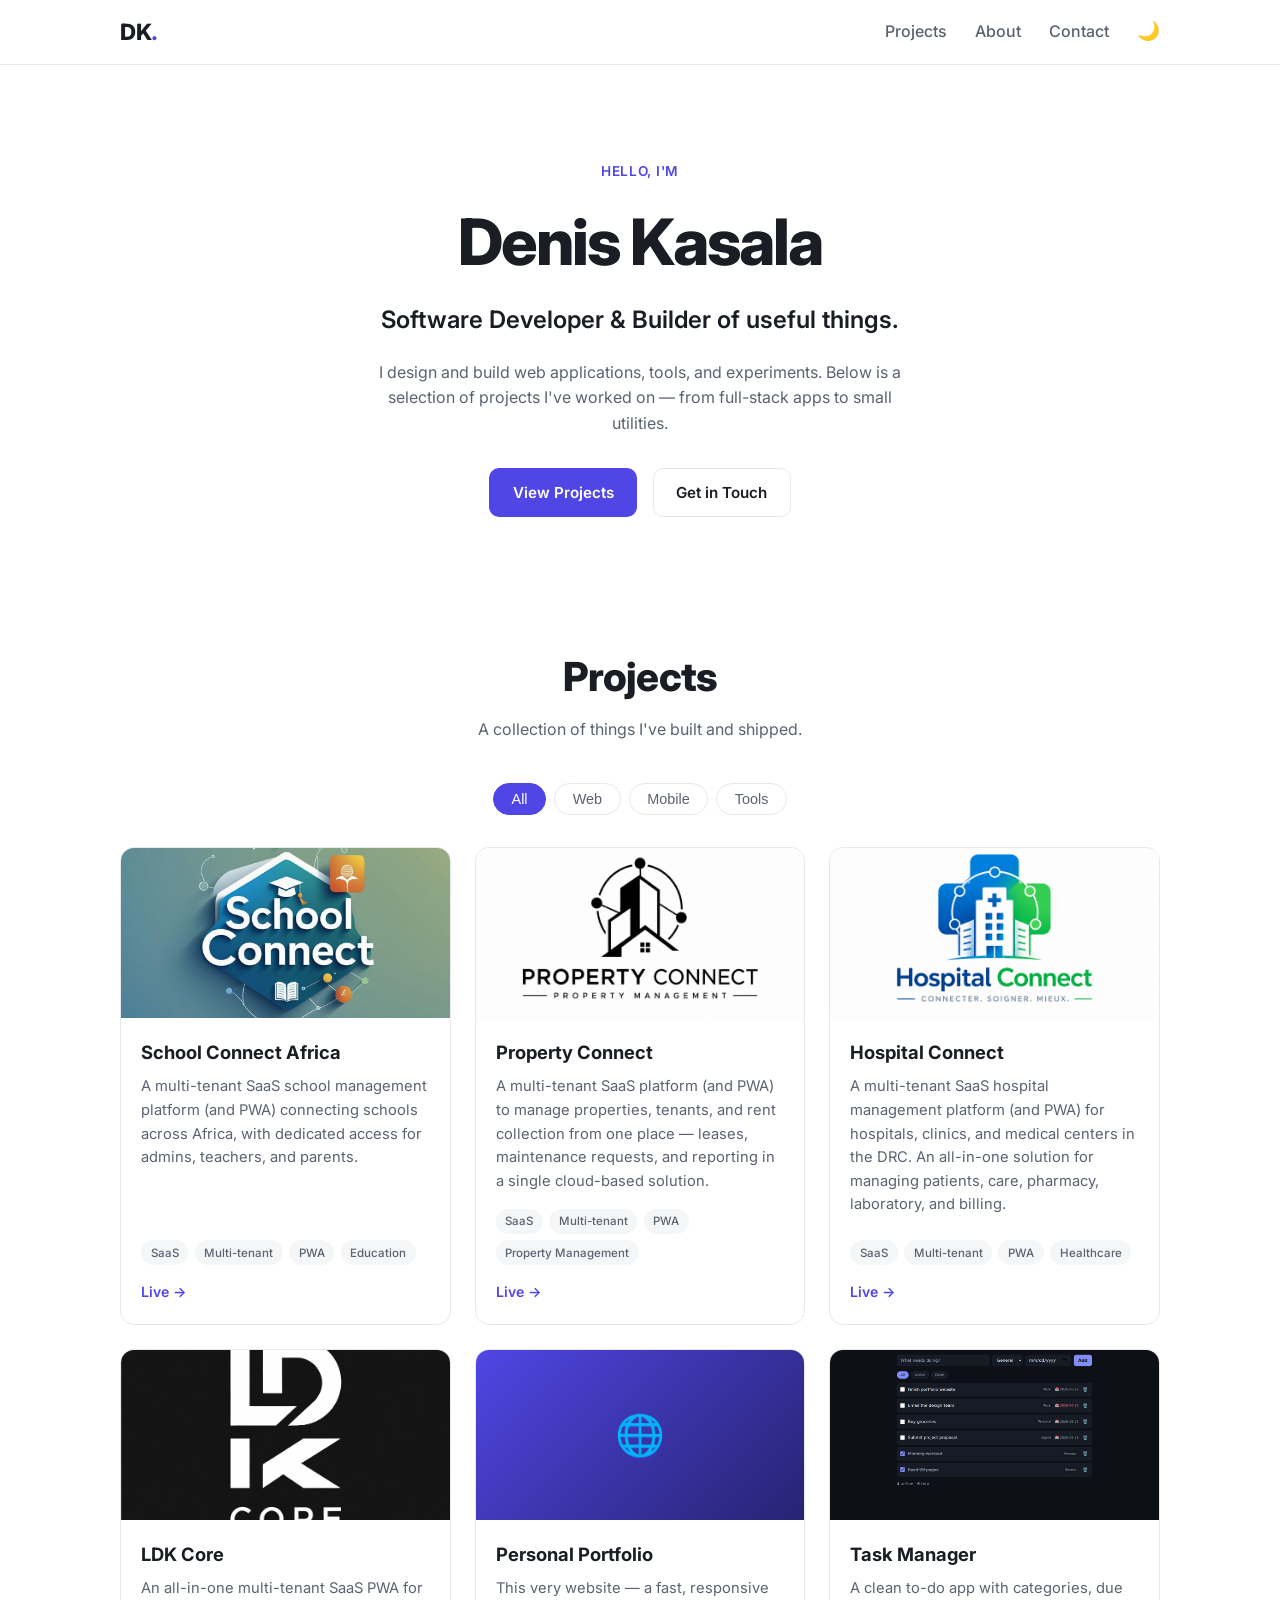
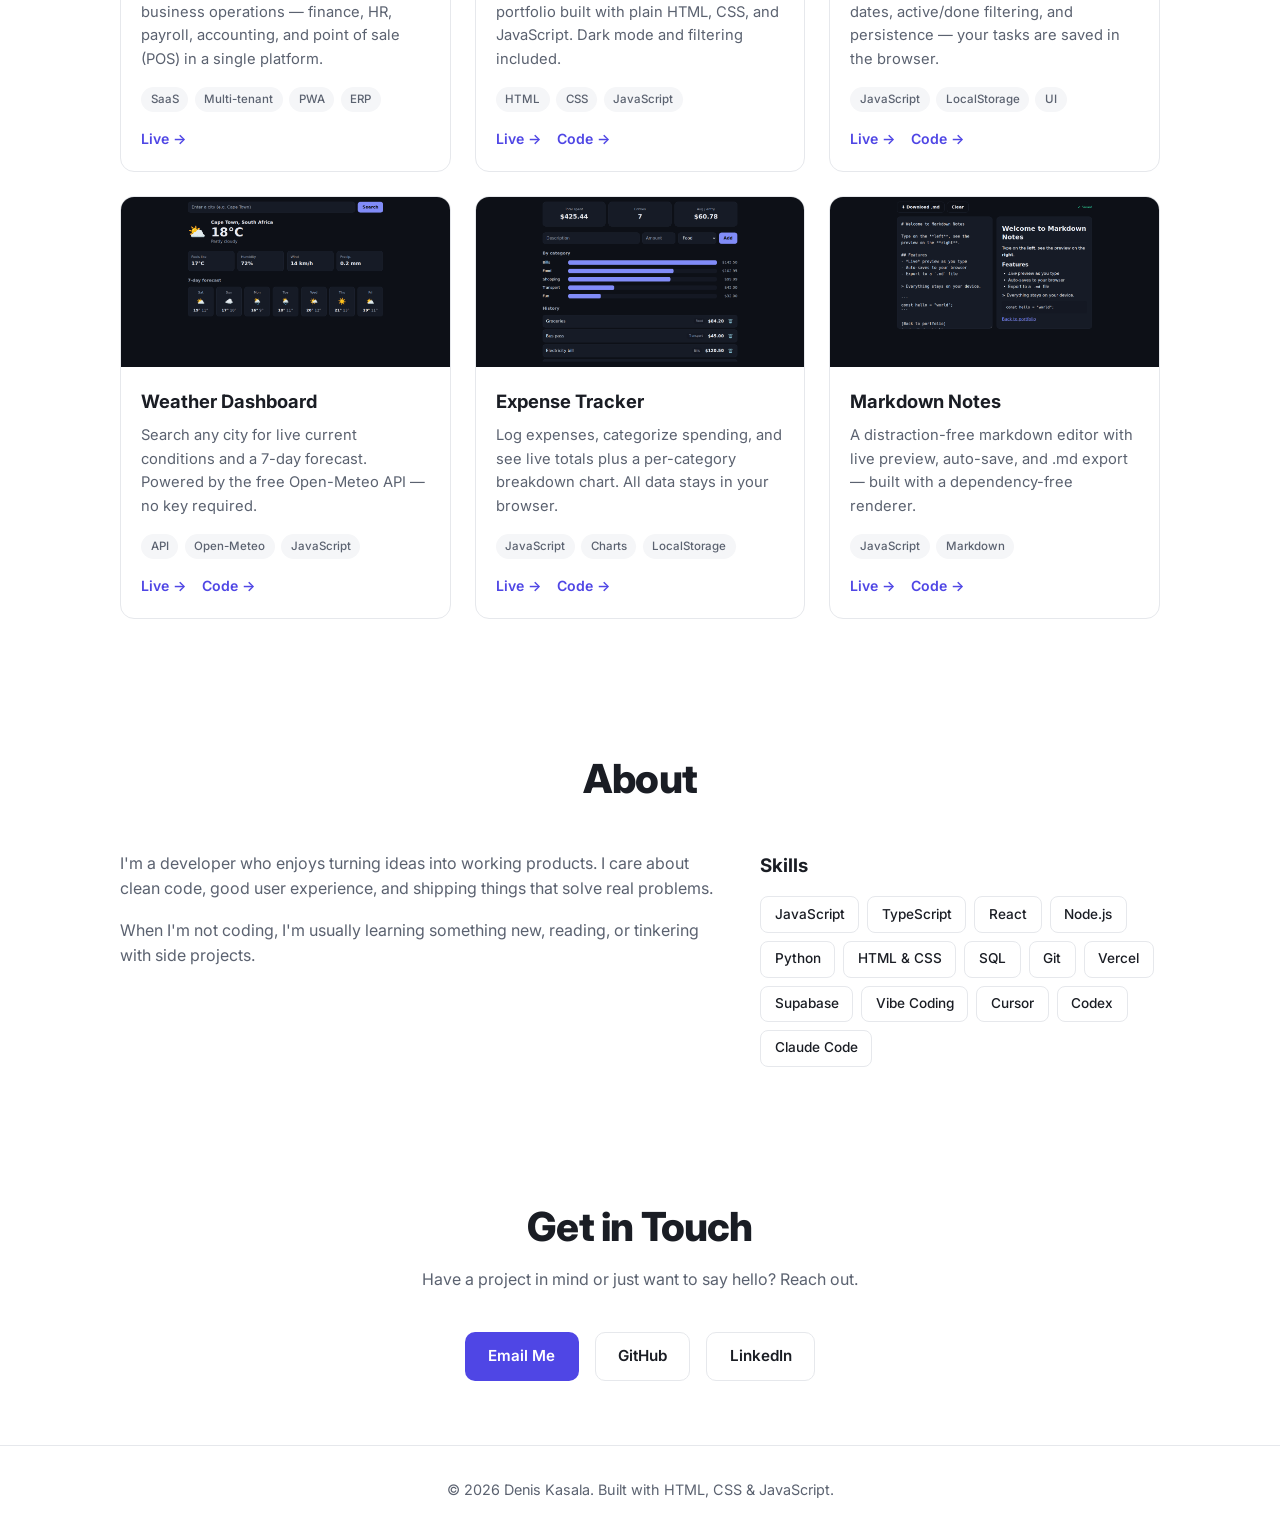
<file: index.html>
<!DOCTYPE html>
<html lang="en">
<head>
  <meta charset="UTF-8" />
  <meta name="viewport" content="width=device-width, initial-scale=1.0" />
  <meta name="description" content="Portfolio of Denis Kasala — projects, skills, and contact." />
  <title>Denis Kasala — Portfolio</title>
  <link rel="icon" type="image/svg+xml" href="assets/favicon.svg" />
  <link rel="preconnect" href="https://fonts.googleapis.com" />
  <link rel="preconnect" href="https://fonts.gstatic.com" crossorigin />
  <link href="https://fonts.googleapis.com/css2?family=Inter:wght@400;500;600;700;800&display=swap" rel="stylesheet" />
  <link rel="stylesheet" href="styles.css" />
</head>
<body>
  <header class="site-header">
    <nav class="nav container">
      <a href="#top" class="brand">DK<span>.</span></a>
      <button class="nav-toggle" aria-label="Toggle navigation" aria-expanded="false">
        <span></span><span></span><span></span>
      </button>
      <ul class="nav-links">
        <li><a href="#projects">Projects</a></li>
        <li><a href="#about">About</a></li>
        <li><a href="#contact">Contact</a></li>
        <li><button id="theme-toggle" class="theme-toggle" aria-label="Toggle dark mode">🌙</button></li>
      </ul>
    </nav>
  </header>

  <main id="top">
    <!-- Hero -->
    <section class="hero container">
      <p class="eyebrow">Hello, I'm</p>
      <h1 class="hero-title">Denis Kasala</h1>
      <p class="hero-subtitle">Software Developer &amp; Builder of useful things.</p>
      <p class="hero-text">
        I design and build web applications, tools, and experiments. Below is a
        selection of projects I've worked on — from full-stack apps to small
        utilities.
      </p>
      <div class="hero-actions">
        <a href="#projects" class="btn btn-primary">View Projects</a>
        <a href="#contact" class="btn btn-ghost">Get in Touch</a>
      </div>
    </section>

    <!-- Projects -->
    <section id="projects" class="section container">
      <div class="section-head">
        <h2>Projects</h2>
        <p>A collection of things I've built and shipped.</p>
      </div>

      <div class="filters" id="filters">
        <button class="filter active" data-filter="all">All</button>
        <button class="filter" data-filter="web">Web</button>
        <button class="filter" data-filter="mobile">Mobile</button>
        <button class="filter" data-filter="tool">Tools</button>
      </div>

      <div class="projects-grid" id="projects-grid">
        <!-- Cards injected by script.js -->
      </div>
    </section>

    <!-- About -->
    <section id="about" class="section container about">
      <div class="section-head">
        <h2>About</h2>
      </div>
      <div class="about-grid">
        <div class="about-text">
          <p>
            I'm a developer who enjoys turning ideas into working products. I
            care about clean code, good user experience, and shipping things
            that solve real problems.
          </p>
          <p>
            When I'm not coding, I'm usually learning something new, reading, or
            tinkering with side projects.
          </p>
        </div>
        <div class="skills">
          <h3>Skills</h3>
          <ul class="skill-tags">
            <li>JavaScript</li>
            <li>TypeScript</li>
            <li>React</li>
            <li>Node.js</li>
            <li>Python</li>
            <li>HTML &amp; CSS</li>
            <li>SQL</li>
            <li>Git</li>
            <li>Vercel</li>
            <li>Supabase</li>
            <li>Vibe Coding</li>
            <li>Cursor</li>
            <li>Codex</li>
            <li>Claude Code</li>
          </ul>
        </div>
      </div>
    </section>

    <!-- Contact -->
    <section id="contact" class="section container contact">
      <div class="section-head">
        <h2>Get in Touch</h2>
        <p>Have a project in mind or just want to say hello? Reach out.</p>
      </div>
      <div class="contact-links">
        <a href="mailto:deniskasala17@gmail.com" class="btn btn-primary">Email Me</a>
        <a href="https://github.com/TDKasala" target="_blank" rel="noopener" class="btn btn-ghost">GitHub</a>
        <a href="https://www.linkedin.com/in/denis-kasala" target="_blank" rel="noopener" class="btn btn-ghost">LinkedIn</a>
      </div>
    </section>
  </main>

  <footer class="site-footer">
    <div class="container">
      <p>&copy; <span id="year"></span> Denis Kasala. Built with HTML, CSS &amp; JavaScript.</p>
    </div>
  </footer>

  <script src="projects.js"></script>
  <script src="script.js"></script>
</body>
</html>
</file>
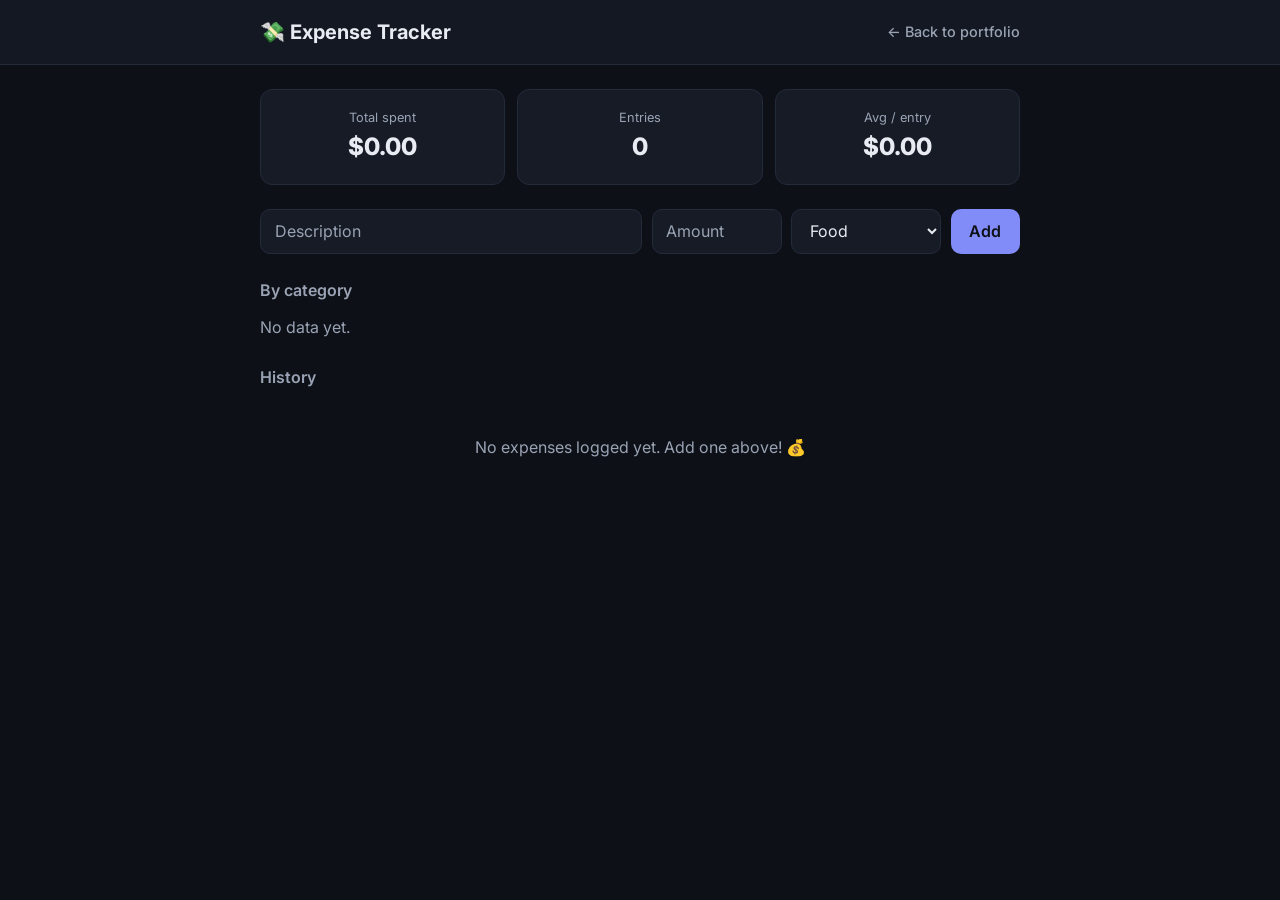
<file: projects/expense-tracker/index.html>
<!DOCTYPE html>
<html lang="en">
<head>
  <meta charset="UTF-8" />
  <meta name="viewport" content="width=device-width, initial-scale=1.0" />
  <title>Expense Tracker — Denis Kasala</title>
  <link rel="preconnect" href="https://fonts.googleapis.com" />
  <link href="https://fonts.googleapis.com/css2?family=Inter:wght@400;500;600;700;800&display=swap" rel="stylesheet" />
  <link rel="stylesheet" href="../app.css" />
  <style>
    .summary { display: grid; grid-template-columns: repeat(3, 1fr); gap: 0.75rem; margin-bottom: 1.5rem; }
    .summary .card { text-align: center; }
    .summary .k { font-size: 0.8rem; color: var(--text-soft); }
    .summary .v { font-size: 1.5rem; font-weight: 800; }
    .add-form { display: grid; grid-template-columns: 1fr 130px 150px auto; gap: 0.6rem; margin-bottom: 1.5rem; }
    .bars { display: flex; flex-direction: column; gap: 0.6rem; margin-bottom: 1.5rem; }
    .bar-row { display: grid; grid-template-columns: 90px 1fr 70px; gap: 0.6rem; align-items: center; font-size: 0.9rem; }
    .bar-track { background: var(--bg-soft); border-radius: 6px; height: 18px; overflow: hidden; }
    .bar-fill { height: 100%; background: var(--accent); border-radius: 6px; transition: width 0.4s; }
    .bar-amt { text-align: right; color: var(--text-soft); }
    .item { display: flex; align-items: center; gap: 0.75rem; padding: 0.65rem 0.75rem; border: 1px solid var(--border); border-radius: 10px; margin-bottom: 0.5rem; background: var(--surface); }
    .item .desc { flex: 1; }
    .item .cat { font-size: 0.72rem; padding: 0.15rem 0.5rem; border-radius: 999px; background: var(--bg-soft); color: var(--text-soft); }
    .item .amt { font-weight: 700; }
    h2 { font-size: 1rem; margin-bottom: 0.75rem; color: var(--text-soft); font-weight: 600; }
    @media (max-width: 640px) { .add-form { grid-template-columns: 1fr; } .summary { grid-template-columns: 1fr; } }
  </style>
</head>
<body>
  <header class="app-header">
    <div class="wrap">
      <h1>💸 Expense Tracker</h1>
      <a class="back" href="../../index.html#projects">← Back to portfolio</a>
    </div>
  </header>

  <main class="wrap">
    <div class="summary">
      <div class="card"><div class="k">Total spent</div><div class="v" id="total">$0</div></div>
      <div class="card"><div class="k">Entries</div><div class="v" id="num">0</div></div>
      <div class="card"><div class="k">Avg / entry</div><div class="v" id="avg">$0</div></div>
    </div>

    <form class="add-form" id="add-form">
      <input class="field" id="e-desc" placeholder="Description" required />
      <input class="field" id="e-amt" type="number" min="0" step="0.01" placeholder="Amount" required />
      <select class="field" id="e-cat">
        <option>Food</option><option>Transport</option><option>Bills</option>
        <option>Shopping</option><option>Fun</option><option>Other</option>
      </select>
      <button class="btn" type="submit">Add</button>
    </form>

    <h2>By category</h2>
    <div class="bars" id="bars"></div>

    <h2>History</h2>
    <div id="list"></div>
  </main>

  <script>
    const KEY = "dk_expenses";
    let items = JSON.parse(localStorage.getItem(KEY) || "[]");
    const fmt = (n) => "$" + n.toLocaleString(undefined, { minimumFractionDigits: 2, maximumFractionDigits: 2 });
    const esc = (s) => s.replace(/[&<>"]/g, (c) => ({ "&": "&amp;", "<": "&lt;", ">": "&gt;", '"': "&quot;" }[c]));
    const save = () => localStorage.setItem(KEY, JSON.stringify(items));

    function render() {
      const total = items.reduce((s, i) => s + i.amt, 0);
      document.getElementById("total").textContent = fmt(total);
      document.getElementById("num").textContent = items.length;
      document.getElementById("avg").textContent = fmt(items.length ? total / items.length : 0);

      // category bars
      const byCat = {};
      items.forEach((i) => (byCat[i.cat] = (byCat[i.cat] || 0) + i.amt));
      const max = Math.max(1, ...Object.values(byCat));
      const bars = document.getElementById("bars");
      const cats = Object.keys(byCat).sort((a, b) => byCat[b] - byCat[a]);
      bars.innerHTML = cats.length
        ? cats
            .map(
              (c) => `<div class="bar-row"><span>${c}</span>
              <div class="bar-track"><div class="bar-fill" style="width:${(byCat[c] / max) * 100}%"></div></div>
              <span class="bar-amt">${fmt(byCat[c])}</span></div>`
            )
            .join("")
        : '<p class="muted">No data yet.</p>';

      // history
      const list = document.getElementById("list");
      list.innerHTML = items.length
        ? items
            .map(
              (i) => `<div class="item" data-id="${i.id}">
              <span class="desc">${esc(i.desc)}</span>
              <span class="cat">${i.cat}</span>
              <span class="amt">${fmt(i.amt)}</span>
              <button class="btn-icon" title="Delete">🗑️</button></div>`
            )
            .join("")
        : '<p class="empty">No expenses logged yet. Add one above! 💰</p>';
    }

    document.getElementById("add-form").addEventListener("submit", (e) => {
      e.preventDefault();
      const desc = document.getElementById("e-desc").value.trim();
      const amt = parseFloat(document.getElementById("e-amt").value);
      if (!desc || isNaN(amt) || amt < 0) return;
      items.unshift({ id: Date.now(), desc, amt, cat: document.getElementById("e-cat").value });
      save();
      render();
      e.target.reset();
    });

    document.getElementById("list").addEventListener("click", (e) => {
      if (!e.target.classList.contains("btn-icon")) return;
      const id = Number(e.target.closest(".item").dataset.id);
      items = items.filter((i) => i.id !== id);
      save();
      render();
    });

    render();
  </script>
</body>
</html>
</file>
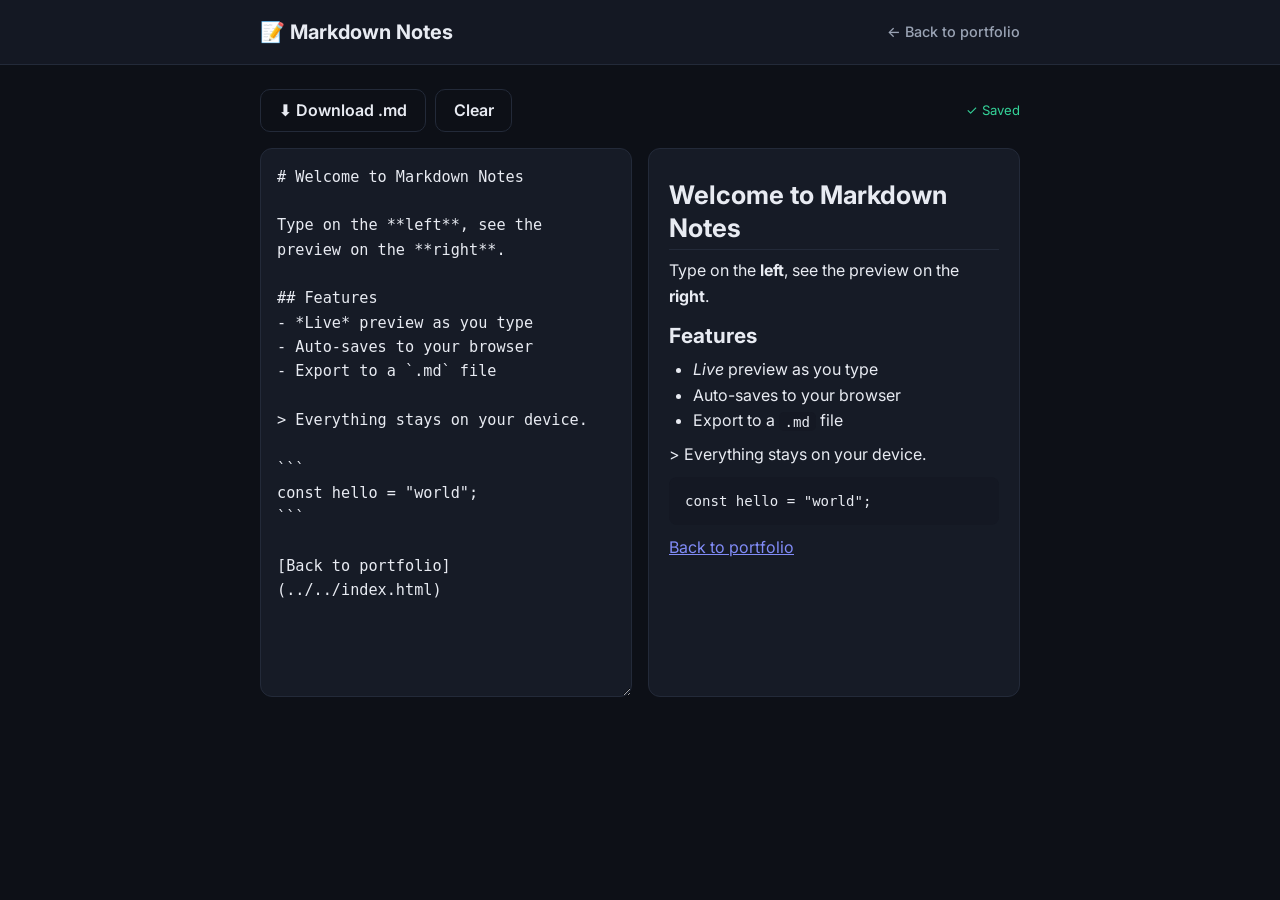
<file: projects/markdown-notes/index.html>
<!DOCTYPE html>
<html lang="en">
<head>
  <meta charset="UTF-8" />
  <meta name="viewport" content="width=device-width, initial-scale=1.0" />
  <title>Markdown Notes — Denis Kasala</title>
  <link rel="preconnect" href="https://fonts.googleapis.com" />
  <link href="https://fonts.googleapis.com/css2?family=Inter:wght@400;500;600;700&display=swap" rel="stylesheet" />
  <link rel="stylesheet" href="../app.css" />
  <style>
    .toolbar { display: flex; gap: 0.6rem; margin-bottom: 1rem; flex-wrap: wrap; align-items: center; }
    .toolbar .spacer { flex: 1; }
    .editor { display: grid; grid-template-columns: 1fr 1fr; gap: 1rem; }
    .pane { background: var(--surface); border: 1px solid var(--border); border-radius: var(--radius); min-height: 60vh; }
    textarea#md { width: 100%; height: 100%; min-height: 60vh; resize: vertical; border: none; background: transparent; color: var(--text); padding: 1rem; font-family: ui-monospace, "SF Mono", Menlo, monospace; font-size: 0.95rem; line-height: 1.6; }
    textarea#md:focus { outline: none; }
    .preview { padding: 1rem 1.25rem; overflow-wrap: break-word; }
    .preview h1, .preview h2, .preview h3 { margin: 0.8rem 0 0.4rem; line-height: 1.3; }
    .preview h1 { font-size: 1.6rem; border-bottom: 1px solid var(--border); padding-bottom: 0.3rem; }
    .preview h2 { font-size: 1.3rem; }
    .preview h3 { font-size: 1.1rem; }
    .preview p { margin: 0.5rem 0; }
    .preview ul, .preview ol { margin: 0.5rem 0 0.5rem 1.5rem; }
    .preview code { background: var(--bg-soft); padding: 0.1rem 0.35rem; border-radius: 5px; font-family: ui-monospace, monospace; font-size: 0.88em; }
    .preview pre { background: var(--bg-soft); padding: 0.8rem 1rem; border-radius: 8px; overflow-x: auto; margin: 0.6rem 0; }
    .preview pre code { background: none; padding: 0; }
    .preview a { color: var(--accent); }
    .preview blockquote { border-left: 3px solid var(--accent); padding-left: 0.9rem; color: var(--text-soft); margin: 0.6rem 0; }
    .preview hr { border: none; border-top: 1px solid var(--border); margin: 1rem 0; }
    .saved { font-size: 0.82rem; color: var(--ok); }
    @media (max-width: 760px) { .editor { grid-template-columns: 1fr; } }
  </style>
</head>
<body>
  <header class="app-header">
    <div class="wrap">
      <h1>📝 Markdown Notes</h1>
      <a class="back" href="../../index.html#projects">← Back to portfolio</a>
    </div>
  </header>

  <main class="wrap">
    <div class="toolbar">
      <button class="btn-ghost btn" id="download">⬇ Download .md</button>
      <button class="btn-ghost btn" id="clear">Clear</button>
      <span class="spacer"></span>
      <span class="saved" id="saved"></span>
    </div>

    <div class="editor">
      <div class="pane"><textarea id="md" spellcheck="false" placeholder="# Start writing markdown…"></textarea></div>
      <div class="pane preview" id="preview"></div>
    </div>
  </main>

  <script>
    // Minimal, dependency-free markdown → HTML renderer (common subset).
    function escapeHtml(s) {
      return s.replace(/[&<>]/g, (c) => ({ "&": "&amp;", "<": "&lt;", ">": "&gt;" }[c]));
    }
    function inline(s) {
      return s
        .replace(/`([^`]+)`/g, (_, c) => `<code>${c}</code>`)
        .replace(/\*\*([^*]+)\*\*/g, "<strong>$1</strong>")
        .replace(/(^|[^*])\*([^*]+)\*/g, "$1<em>$2</em>")
        .replace(/\[([^\]]+)\]\(([^)]+)\)/g, '<a href="$2" target="_blank" rel="noopener">$1</a>');
    }
    function render(src) {
      const lines = escapeHtml(src).split("\n");
      let html = "", inUl = false, inOl = false, inCode = false;
      const closeLists = () => {
        if (inUl) { html += "</ul>"; inUl = false; }
        if (inOl) { html += "</ol>"; inOl = false; }
      };
      for (let raw of lines) {
        if (/^```/.test(raw)) {
          if (!inCode) { closeLists(); html += "<pre><code>"; inCode = true; }
          else { html += "</code></pre>"; inCode = false; }
          continue;
        }
        if (inCode) { html += raw + "\n"; continue; }
        if (/^\s*$/.test(raw)) { closeLists(); continue; }
        let m;
        if ((m = raw.match(/^(#{1,3})\s+(.*)/))) {
          closeLists();
          html += `<h${m[1].length}>${inline(m[2])}</h${m[1].length}>`;
        } else if (/^\s*>\s?/.test(raw)) {
          closeLists();
          html += `<blockquote>${inline(raw.replace(/^\s*>\s?/, ""))}</blockquote>`;
        } else if (/^\s*([-*])\s+/.test(raw)) {
          if (!inUl) { closeLists(); html += "<ul>"; inUl = true; }
          html += `<li>${inline(raw.replace(/^\s*([-*])\s+/, ""))}</li>`;
        } else if (/^\s*\d+\.\s+/.test(raw)) {
          if (!inOl) { closeLists(); html += "<ol>"; inOl = true; }
          html += `<li>${inline(raw.replace(/^\s*\d+\.\s+/, ""))}</li>`;
        } else if (/^\s*---\s*$/.test(raw)) {
          closeLists();
          html += "<hr>";
        } else {
          closeLists();
          html += `<p>${inline(raw)}</p>`;
        }
      }
      if (inCode) html += "</code></pre>";
      closeLists();
      return html;
    }

    const KEY = "dk_notes";
    const md = document.getElementById("md");
    const preview = document.getElementById("preview");
    const saved = document.getElementById("saved");

    const SAMPLE = `# Welcome to Markdown Notes

Type on the **left**, see the preview on the **right**.

## Features
- *Live* preview as you type
- Auto-saves to your browser
- Export to a \`.md\` file

> Everything stays on your device.

\`\`\`
const hello = "world";
\`\`\`

[Back to portfolio](../../index.html)
`;

    md.value = localStorage.getItem(KEY) ?? SAMPLE;

    let timer;
    function update() {
      preview.innerHTML = render(md.value);
      saved.textContent = "Saving…";
      clearTimeout(timer);
      timer = setTimeout(() => {
        localStorage.setItem(KEY, md.value);
        saved.textContent = "✓ Saved";
      }, 400);
    }
    md.addEventListener("input", update);

    document.getElementById("download").addEventListener("click", () => {
      const blob = new Blob([md.value], { type: "text/markdown" });
      const a = document.createElement("a");
      a.href = URL.createObjectURL(blob);
      a.download = "notes.md";
      a.click();
      URL.revokeObjectURL(a.href);
    });

    document.getElementById("clear").addEventListener("click", () => {
      if (confirm("Clear all notes?")) { md.value = ""; update(); }
    });

    update();
  </script>
</body>
</html>
</file>
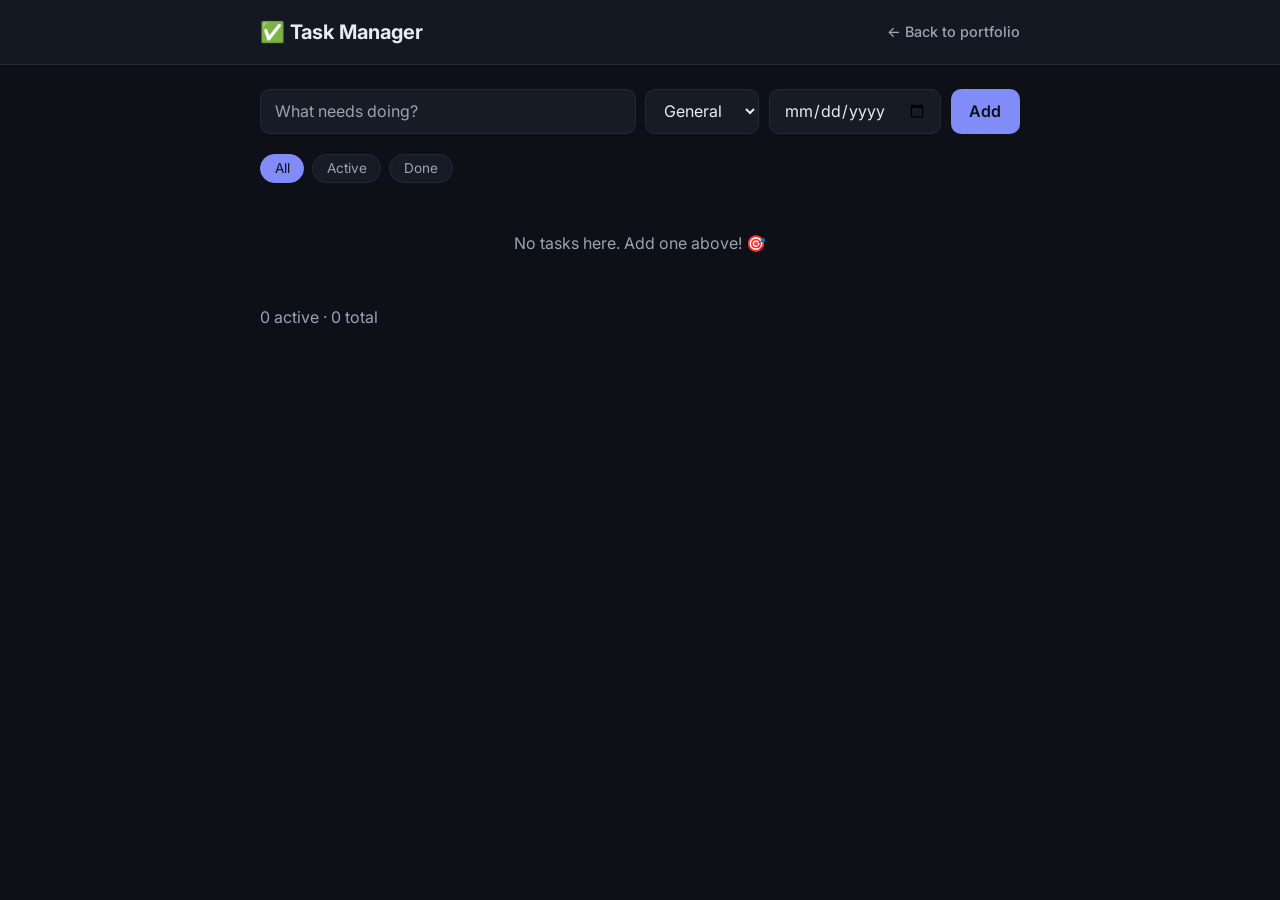
<file: projects/task-manager/index.html>
<!DOCTYPE html>
<html lang="en">
<head>
  <meta charset="UTF-8" />
  <meta name="viewport" content="width=device-width, initial-scale=1.0" />
  <title>Task Manager — Denis Kasala</title>
  <link rel="preconnect" href="https://fonts.googleapis.com" />
  <link href="https://fonts.googleapis.com/css2?family=Inter:wght@400;500;600;700&display=swap" rel="stylesheet" />
  <link rel="stylesheet" href="../app.css" />
  <style>
    .add-form { display: grid; grid-template-columns: 1fr auto auto auto; gap: 0.6rem; margin-bottom: 1.25rem; }
    .filters { display: flex; gap: 0.5rem; margin-bottom: 1rem; flex-wrap: wrap; }
    .chip { padding: 0.35rem 0.85rem; border-radius: 999px; border: 1px solid var(--border); background: var(--surface); color: var(--text-soft); cursor: pointer; font-size: 0.85rem; }
    .chip.active { background: var(--accent); color: #0d1017; border-color: var(--accent); }
    .task { display: flex; align-items: center; gap: 0.75rem; padding: 0.75rem; border: 1px solid var(--border); border-radius: 10px; margin-bottom: 0.6rem; background: var(--surface); }
    .task.done .title { text-decoration: line-through; color: var(--text-soft); }
    .task input[type=checkbox] { width: 18px; height: 18px; accent-color: var(--accent); cursor: pointer; }
    .task .title { flex: 1; }
    .task .meta { font-size: 0.78rem; color: var(--text-soft); display: flex; gap: 0.5rem; align-items: center; }
    .cat { font-size: 0.72rem; padding: 0.15rem 0.5rem; border-radius: 999px; background: var(--bg-soft); }
    .due.overdue { color: var(--danger); }
    @media (max-width: 600px) { .add-form { grid-template-columns: 1fr; } }
  </style>
</head>
<body>
  <header class="app-header">
    <div class="wrap">
      <h1>✅ Task Manager</h1>
      <a class="back" href="../../index.html#projects">← Back to portfolio</a>
    </div>
  </header>

  <main class="wrap">
    <form class="add-form" id="add-form">
      <input class="field" id="task-input" placeholder="What needs doing?" required />
      <select class="field" id="task-cat">
        <option value="General">General</option>
        <option value="Work">Work</option>
        <option value="Personal">Personal</option>
        <option value="Urgent">Urgent</option>
      </select>
      <input class="field" id="task-due" type="date" />
      <button class="btn" type="submit">Add</button>
    </form>

    <div class="filters" id="filters">
      <button class="chip active" data-filter="all">All</button>
      <button class="chip" data-filter="active">Active</button>
      <button class="chip" data-filter="done">Done</button>
    </div>

    <div id="list"></div>
    <p class="muted" id="count" style="margin-top:1rem;"></p>
  </main>

  <script>
    const KEY = "dk_tasks";
    let tasks = JSON.parse(localStorage.getItem(KEY) || "[]");
    let filter = "all";

    const list = document.getElementById("list");
    const count = document.getElementById("count");

    const save = () => localStorage.setItem(KEY, JSON.stringify(tasks));
    const esc = (s) => s.replace(/[&<>"]/g, (c) => ({ "&": "&amp;", "<": "&lt;", ">": "&gt;", '"': "&quot;" }[c]));

    function render() {
      const today = new Date().toISOString().slice(0, 10);
      const shown = tasks.filter((t) =>
        filter === "all" ? true : filter === "done" ? t.done : !t.done
      );
      if (!shown.length) {
        list.innerHTML = '<p class="empty">No tasks here. Add one above! 🎯</p>';
      } else {
        list.innerHTML = shown
          .map((t) => {
            const overdue = t.due && !t.done && t.due < today;
            const due = t.due ? `<span class="due ${overdue ? "overdue" : ""}">📅 ${t.due}</span>` : "";
            return `
            <div class="task ${t.done ? "done" : ""}" data-id="${t.id}">
              <input type="checkbox" ${t.done ? "checked" : ""} />
              <div class="title">${esc(t.title)}</div>
              <div class="meta"><span class="cat">${t.cat}</span>${due}</div>
              <button class="btn-icon" title="Delete">🗑️</button>
            </div>`;
          })
          .join("");
      }
      const left = tasks.filter((t) => !t.done).length;
      count.textContent = `${left} active · ${tasks.length} total`;
    }

    document.getElementById("add-form").addEventListener("submit", (e) => {
      e.preventDefault();
      const title = document.getElementById("task-input").value.trim();
      if (!title) return;
      tasks.unshift({
        id: Date.now(),
        title,
        cat: document.getElementById("task-cat").value,
        due: document.getElementById("task-due").value,
        done: false,
      });
      save();
      render();
      e.target.reset();
    });

    list.addEventListener("click", (e) => {
      const row = e.target.closest(".task");
      if (!row) return;
      const id = Number(row.dataset.id);
      if (e.target.type === "checkbox") {
        const t = tasks.find((x) => x.id === id);
        t.done = !t.done;
      } else if (e.target.classList.contains("btn-icon")) {
        tasks = tasks.filter((x) => x.id !== id);
      } else return;
      save();
      render();
    });

    document.getElementById("filters").addEventListener("click", (e) => {
      const chip = e.target.closest(".chip");
      if (!chip) return;
      document.querySelectorAll(".chip").forEach((c) => c.classList.remove("active"));
      chip.classList.add("active");
      filter = chip.dataset.filter;
      render();
    });

    render();
  </script>
</body>
</html>
</file>
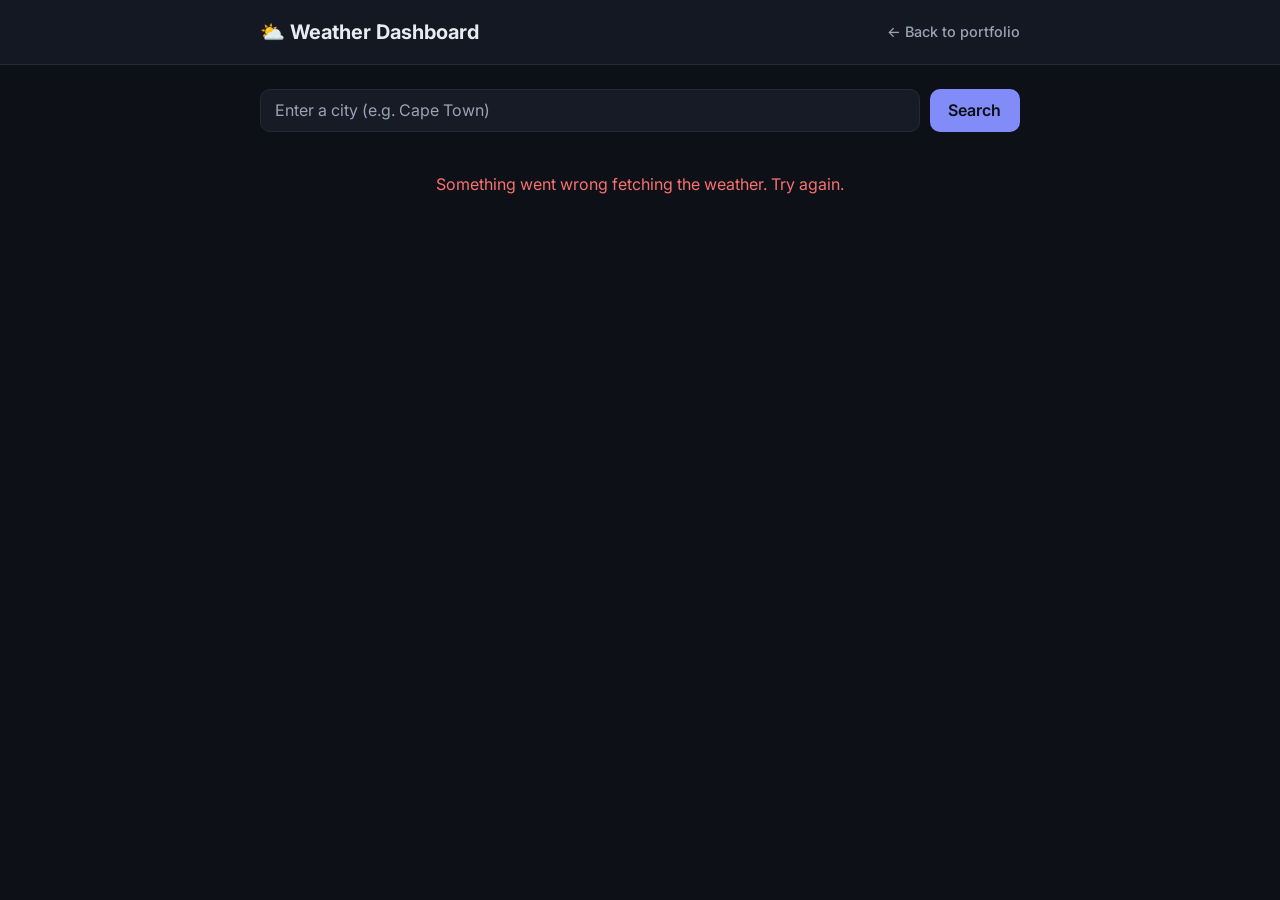
<file: projects/weather/index.html>
<!DOCTYPE html>
<html lang="en">
<head>
  <meta charset="UTF-8" />
  <meta name="viewport" content="width=device-width, initial-scale=1.0" />
  <title>Weather Dashboard — Denis Kasala</title>
  <link rel="preconnect" href="https://fonts.googleapis.com" />
  <link href="https://fonts.googleapis.com/css2?family=Inter:wght@400;500;600;700;800&display=swap" rel="stylesheet" />
  <link rel="stylesheet" href="../app.css" />
  <style>
    .search { display: flex; gap: 0.6rem; margin-bottom: 1.5rem; }
    .current { display: flex; align-items: center; gap: 1.25rem; margin-bottom: 1.5rem; }
    .current .icon { font-size: 3.5rem; }
    .current .temp { font-size: 3rem; font-weight: 800; line-height: 1; }
    .current .desc { color: var(--text-soft); }
    .current .place { font-size: 1.1rem; font-weight: 600; }
    .stats { display: grid; grid-template-columns: repeat(auto-fit, minmax(120px, 1fr)); gap: 0.75rem; margin-bottom: 1.5rem; }
    .stat { background: var(--surface); border: 1px solid var(--border); border-radius: 10px; padding: 0.8rem; }
    .stat .k { font-size: 0.8rem; color: var(--text-soft); }
    .stat .v { font-size: 1.2rem; font-weight: 700; }
    .forecast { display: grid; grid-template-columns: repeat(auto-fit, minmax(90px, 1fr)); gap: 0.6rem; }
    .day { background: var(--surface); border: 1px solid var(--border); border-radius: 10px; padding: 0.7rem; text-align: center; }
    .day .d { font-size: 0.8rem; color: var(--text-soft); }
    .day .i { font-size: 1.6rem; margin: 0.2rem 0; }
    .day .t { font-size: 0.9rem; font-weight: 600; }
    .day .t span { color: var(--text-soft); font-weight: 400; }
    .status { text-align: center; color: var(--text-soft); padding: 1rem 0; }
    .status.error { color: var(--danger); }
    h2 { font-size: 1rem; margin-bottom: 0.75rem; color: var(--text-soft); font-weight: 600; }
  </style>
</head>
<body>
  <header class="app-header">
    <div class="wrap">
      <h1>⛅ Weather Dashboard</h1>
      <a class="back" href="../../index.html#projects">← Back to portfolio</a>
    </div>
  </header>

  <main class="wrap">
    <form class="search" id="search">
      <input class="field" id="city" placeholder="Enter a city (e.g. Cape Town)" required />
      <button class="btn" type="submit">Search</button>
    </form>

    <div class="status" id="status">Search for a city to see the forecast.</div>

    <div id="result" hidden>
      <div class="current">
        <div class="icon" id="cur-icon"></div>
        <div>
          <div class="place" id="cur-place"></div>
          <div class="temp" id="cur-temp"></div>
          <div class="desc" id="cur-desc"></div>
        </div>
      </div>

      <div class="stats">
        <div class="stat"><div class="k">Feels like</div><div class="v" id="s-feels"></div></div>
        <div class="stat"><div class="k">Humidity</div><div class="v" id="s-hum"></div></div>
        <div class="stat"><div class="k">Wind</div><div class="v" id="s-wind"></div></div>
        <div class="stat"><div class="k">Precip.</div><div class="v" id="s-precip"></div></div>
      </div>

      <h2>7-day forecast</h2>
      <div class="forecast" id="forecast"></div>
    </div>
  </main>

  <script>
    // WMO weather codes → emoji + label
    const WMO = {
      0: ["☀️", "Clear sky"], 1: ["🌤️", "Mainly clear"], 2: ["⛅", "Partly cloudy"],
      3: ["☁️", "Overcast"], 45: ["🌫️", "Fog"], 48: ["🌫️", "Rime fog"],
      51: ["🌦️", "Light drizzle"], 53: ["🌦️", "Drizzle"], 55: ["🌧️", "Dense drizzle"],
      61: ["🌦️", "Light rain"], 63: ["🌧️", "Rain"], 65: ["🌧️", "Heavy rain"],
      66: ["🌨️", "Freezing rain"], 67: ["🌨️", "Freezing rain"],
      71: ["🌨️", "Light snow"], 73: ["❄️", "Snow"], 75: ["❄️", "Heavy snow"],
      77: ["🌨️", "Snow grains"], 80: ["🌦️", "Rain showers"], 81: ["🌧️", "Rain showers"],
      82: ["⛈️", "Violent showers"], 85: ["🌨️", "Snow showers"], 86: ["❄️", "Snow showers"],
      95: ["⛈️", "Thunderstorm"], 96: ["⛈️", "Thunderstorm + hail"], 99: ["⛈️", "Thunderstorm + hail"],
    };
    const code = (c) => WMO[c] || ["🌡️", "—"];

    const statusEl = document.getElementById("status");
    const result = document.getElementById("result");

    function setStatus(msg, isError) {
      statusEl.textContent = msg;
      statusEl.classList.toggle("error", !!isError);
      statusEl.hidden = !msg;
    }

    async function getWeather(city) {
      setStatus("Loading…", false);
      result.hidden = true;
      try {
        const geo = await fetch(
          `https://geocoding-api.open-meteo.com/v1/search?name=${encodeURIComponent(city)}&count=1`
        ).then((r) => r.json());
        if (!geo.results || !geo.results.length) {
          setStatus(`Couldn't find "${city}". Try another spelling.`, true);
          return;
        }
        const { latitude, longitude, name, country } = geo.results[0];
        const w = await fetch(
          `https://api.open-meteo.com/v1/forecast?latitude=${latitude}&longitude=${longitude}` +
            `&current=temperature_2m,apparent_temperature,relative_humidity_2m,precipitation,weather_code,wind_speed_10m` +
            `&daily=weather_code,temperature_2m_max,temperature_2m_min&timezone=auto`
        ).then((r) => r.json());

        const cur = w.current;
        const [ci, cd] = code(cur.weather_code);
        document.getElementById("cur-icon").textContent = ci;
        document.getElementById("cur-place").textContent = `${name}, ${country}`;
        document.getElementById("cur-temp").textContent = `${Math.round(cur.temperature_2m)}°C`;
        document.getElementById("cur-desc").textContent = cd;
        document.getElementById("s-feels").textContent = `${Math.round(cur.apparent_temperature)}°C`;
        document.getElementById("s-hum").textContent = `${cur.relative_humidity_2m}%`;
        document.getElementById("s-wind").textContent = `${Math.round(cur.wind_speed_10m)} km/h`;
        document.getElementById("s-precip").textContent = `${cur.precipitation} mm`;

        const d = w.daily;
        document.getElementById("forecast").innerHTML = d.time
          .map((t, i) => {
            const [ic] = code(d.weather_code[i]);
            const day = new Date(t).toLocaleDateString(undefined, { weekday: "short" });
            return `<div class="day"><div class="d">${day}</div><div class="i">${ic}</div>
              <div class="t">${Math.round(d.temperature_2m_max[i])}° <span>${Math.round(d.temperature_2m_min[i])}°</span></div></div>`;
          })
          .join("");

        setStatus("", false);
        result.hidden = false;
      } catch (err) {
        setStatus("Something went wrong fetching the weather. Try again.", true);
      }
    }

    document.getElementById("search").addEventListener("submit", (e) => {
      e.preventDefault();
      const city = document.getElementById("city").value.trim();
      if (city) getWeather(city);
    });

    // Default city on load
    getWeather("Cape Town");
  </script>
</body>
</html>
</file>
<file: styles.css>
/* ===== Design tokens ===== */
:root {
  --bg: #ffffff;
  --bg-soft: #f5f6f8;
  --surface: #ffffff;
  --border: #e6e8ec;
  --text: #1a1d24;
  --text-soft: #5b6270;
  --accent: #4f46e5;
  --accent-hover: #4338ca;
  --shadow: 0 6px 24px rgba(20, 24, 40, 0.08);
  --radius: 14px;
  --maxw: 1080px;
}

[data-theme="dark"] {
  --bg: #0d1017;
  --bg-soft: #141823;
  --surface: #161b26;
  --border: #232a39;
  --text: #e8ebf2;
  --text-soft: #9aa3b4;
  --accent: #818cf8;
  --accent-hover: #a5b4fc;
  --shadow: 0 6px 24px rgba(0, 0, 0, 0.4);
}

/* ===== Reset / base ===== */
* { box-sizing: border-box; margin: 0; padding: 0; }

html { scroll-behavior: smooth; }

body {
  font-family: "Inter", system-ui, -apple-system, sans-serif;
  background: var(--bg);
  color: var(--text);
  line-height: 1.6;
  -webkit-font-smoothing: antialiased;
  transition: background 0.3s ease, color 0.3s ease;
}

a { color: inherit; text-decoration: none; }

.container { width: 100%; max-width: var(--maxw); margin: 0 auto; padding: 0 1.25rem; }

/* ===== Header / nav ===== */
.site-header {
  position: sticky;
  top: 0;
  z-index: 50;
  background: color-mix(in srgb, var(--bg) 85%, transparent);
  backdrop-filter: blur(10px);
  border-bottom: 1px solid var(--border);
}

.nav {
  display: flex;
  align-items: center;
  justify-content: space-between;
  height: 64px;
}

.brand { font-weight: 800; font-size: 1.4rem; letter-spacing: -0.02em; }
.brand span { color: var(--accent); }

.nav-links {
  list-style: none;
  display: flex;
  align-items: center;
  gap: 1.75rem;
}

.nav-links a { color: var(--text-soft); font-weight: 500; transition: color 0.2s; }
.nav-links a:hover { color: var(--text); }

.theme-toggle {
  background: none;
  border: none;
  cursor: pointer;
  font-size: 1.15rem;
  line-height: 1;
}

.nav-toggle {
  display: none;
  flex-direction: column;
  gap: 5px;
  background: none;
  border: none;
  cursor: pointer;
}
.nav-toggle span {
  width: 24px;
  height: 2px;
  background: var(--text);
  transition: 0.3s;
}

/* ===== Buttons ===== */
.btn {
  display: inline-block;
  padding: 0.7rem 1.4rem;
  border-radius: 10px;
  font-weight: 600;
  font-size: 0.95rem;
  cursor: pointer;
  transition: transform 0.15s ease, background 0.2s ease, border-color 0.2s ease;
  border: 1px solid transparent;
}
.btn:hover { transform: translateY(-2px); }
.btn-primary { background: var(--accent); color: #fff; }
.btn-primary:hover { background: var(--accent-hover); }
.btn-ghost { background: transparent; border-color: var(--border); color: var(--text); }
.btn-ghost:hover { border-color: var(--accent); color: var(--accent); }

/* ===== Hero ===== */
.hero { padding: 6rem 1.25rem 4rem; text-align: center; }
.eyebrow { color: var(--accent); font-weight: 600; letter-spacing: 0.05em; text-transform: uppercase; font-size: 0.85rem; }
.hero-title { font-size: clamp(2.5rem, 6vw, 4rem); font-weight: 800; letter-spacing: -0.03em; margin: 0.5rem 0; }
.hero-subtitle { font-size: clamp(1.1rem, 2.5vw, 1.5rem); color: var(--text); font-weight: 600; }
.hero-text { max-width: 560px; margin: 1.25rem auto 0; color: var(--text-soft); }
.hero-actions { display: flex; gap: 1rem; justify-content: center; margin-top: 2rem; flex-wrap: wrap; }

/* ===== Sections ===== */
.section { padding: 4rem 1.25rem; }
.section-head { text-align: center; margin-bottom: 2.5rem; }
.section-head h2 { font-size: clamp(1.8rem, 4vw, 2.5rem); font-weight: 800; letter-spacing: -0.02em; }
.section-head p { color: var(--text-soft); margin-top: 0.5rem; }

/* ===== Filters ===== */
.filters { display: flex; gap: 0.5rem; justify-content: center; flex-wrap: wrap; margin-bottom: 2rem; }
.filter {
  padding: 0.45rem 1.1rem;
  border-radius: 999px;
  border: 1px solid var(--border);
  background: var(--surface);
  color: var(--text-soft);
  cursor: pointer;
  font-weight: 500;
  font-size: 0.9rem;
  transition: 0.2s;
}
.filter:hover { color: var(--text); border-color: var(--accent); }
.filter.active { background: var(--accent); color: #fff; border-color: var(--accent); }

/* ===== Projects grid ===== */
.projects-grid {
  display: grid;
  grid-template-columns: repeat(auto-fill, minmax(300px, 1fr));
  gap: 1.5rem;
}

.card {
  background: var(--surface);
  border: 1px solid var(--border);
  border-radius: var(--radius);
  overflow: hidden;
  display: flex;
  flex-direction: column;
  transition: transform 0.2s ease, box-shadow 0.2s ease, border-color 0.2s ease;
}
.card:hover { transform: translateY(-4px); box-shadow: var(--shadow); border-color: var(--accent); }

.card-thumb {
  height: 170px;
  display: flex;
  align-items: center;
  justify-content: center;
  font-size: 2.5rem;
  background: linear-gradient(135deg, var(--accent) 0%, color-mix(in srgb, var(--accent) 50%, #000) 100%);
  color: #fff;
  overflow: hidden;
}
.card-thumb.has-img { background: var(--bg-soft); padding: 0; }
.card-thumb img {
  width: 100%;
  height: 100%;
  object-fit: cover;
  object-position: center;
  display: block;
}

.card-body { padding: 1.25rem; display: flex; flex-direction: column; flex: 1; }
.card-body h3 { font-size: 1.15rem; font-weight: 700; }
.card-body p { color: var(--text-soft); font-size: 0.92rem; margin: 0.5rem 0 1rem; flex: 1; }

.tags { display: flex; flex-wrap: wrap; gap: 0.4rem; margin-bottom: 1rem; }
.tag {
  font-size: 0.72rem;
  padding: 0.2rem 0.6rem;
  border-radius: 999px;
  background: var(--bg-soft);
  color: var(--text-soft);
  font-weight: 500;
}

.card-links { display: flex; gap: 1rem; }
.card-links a { font-size: 0.88rem; font-weight: 600; color: var(--accent); }
.card-links a:hover { text-decoration: underline; }

/* ===== About ===== */
.about-grid { display: grid; grid-template-columns: 1.5fr 1fr; gap: 2.5rem; align-items: start; }
.about-text p { color: var(--text-soft); margin-bottom: 1rem; }
.skills h3 { margin-bottom: 1rem; }
.skill-tags { list-style: none; display: flex; flex-wrap: wrap; gap: 0.5rem; }
.skill-tags li {
  padding: 0.4rem 0.85rem;
  background: var(--surface);
  border: 1px solid var(--border);
  border-radius: 8px;
  font-size: 0.85rem;
  font-weight: 500;
}

/* ===== Contact ===== */
.contact-links { display: flex; gap: 1rem; justify-content: center; flex-wrap: wrap; }

/* ===== Footer ===== */
.site-footer {
  border-top: 1px solid var(--border);
  padding: 2rem 0;
  text-align: center;
  color: var(--text-soft);
  font-size: 0.9rem;
}

/* ===== Responsive ===== */
@media (max-width: 720px) {
  .nav-toggle { display: flex; }
  .nav-links {
    position: absolute;
    top: 64px;
    left: 0;
    right: 0;
    flex-direction: column;
    background: var(--bg);
    border-bottom: 1px solid var(--border);
    padding: 1rem 1.25rem;
    gap: 1rem;
    transform: translateY(-150%);
    transition: transform 0.3s ease;
  }
  .nav-links.open { transform: translateY(0); }
  .about-grid { grid-template-columns: 1fr; }
}
</file>
<file: projects/app.css>
/* Shared styles for portfolio demo apps */
:root {
  --bg: #0d1017;
  --bg-soft: #141823;
  --surface: #161b26;
  --border: #232a39;
  --text: #e8ebf2;
  --text-soft: #9aa3b4;
  --accent: #818cf8;
  --accent-hover: #a5b4fc;
  --danger: #f87171;
  --ok: #34d399;
  --radius: 12px;
  --shadow: 0 6px 24px rgba(0, 0, 0, 0.4);
}

* { box-sizing: border-box; margin: 0; padding: 0; }

body {
  font-family: "Inter", system-ui, -apple-system, sans-serif;
  background: var(--bg);
  color: var(--text);
  line-height: 1.6;
  -webkit-font-smoothing: antialiased;
  min-height: 100vh;
}

.app-header {
  border-bottom: 1px solid var(--border);
  background: var(--bg-soft);
}
.app-header .wrap {
  max-width: 800px;
  margin: 0 auto;
  padding: 1rem 1.25rem;
  display: flex;
  align-items: center;
  justify-content: space-between;
  gap: 1rem;
}
.app-header h1 { font-size: 1.25rem; font-weight: 700; }
.app-header .back {
  color: var(--text-soft);
  text-decoration: none;
  font-size: 0.9rem;
  font-weight: 500;
  white-space: nowrap;
}
.app-header .back:hover { color: var(--accent); }

.wrap { max-width: 800px; margin: 0 auto; padding: 1.5rem 1.25rem; }

input, textarea, select, button {
  font-family: inherit;
  font-size: 1rem;
  color: var(--text);
}

.field {
  background: var(--surface);
  border: 1px solid var(--border);
  border-radius: 10px;
  padding: 0.65rem 0.85rem;
  color: var(--text);
  width: 100%;
}
.field:focus { outline: 2px solid var(--accent); outline-offset: 1px; }
.field::placeholder { color: var(--text-soft); }

.btn {
  border: 1px solid transparent;
  border-radius: 10px;
  padding: 0.65rem 1.1rem;
  font-weight: 600;
  cursor: pointer;
  transition: background 0.2s, border-color 0.2s, transform 0.1s;
  background: var(--accent);
  color: #0d1017;
}
.btn:hover { background: var(--accent-hover); }
.btn:active { transform: translateY(1px); }
.btn-ghost {
  background: transparent;
  border-color: var(--border);
  color: var(--text);
}
.btn-ghost:hover { border-color: var(--accent); color: var(--accent); }
.btn-icon {
  background: none;
  border: none;
  cursor: pointer;
  color: var(--text-soft);
  font-size: 1rem;
  padding: 0.25rem;
}
.btn-icon:hover { color: var(--danger); }

.card {
  background: var(--surface);
  border: 1px solid var(--border);
  border-radius: var(--radius);
  padding: 1.1rem;
}

.muted { color: var(--text-soft); }
.row { display: flex; gap: 0.6rem; }
.empty { text-align: center; color: var(--text-soft); padding: 2rem 0; }
</file>
